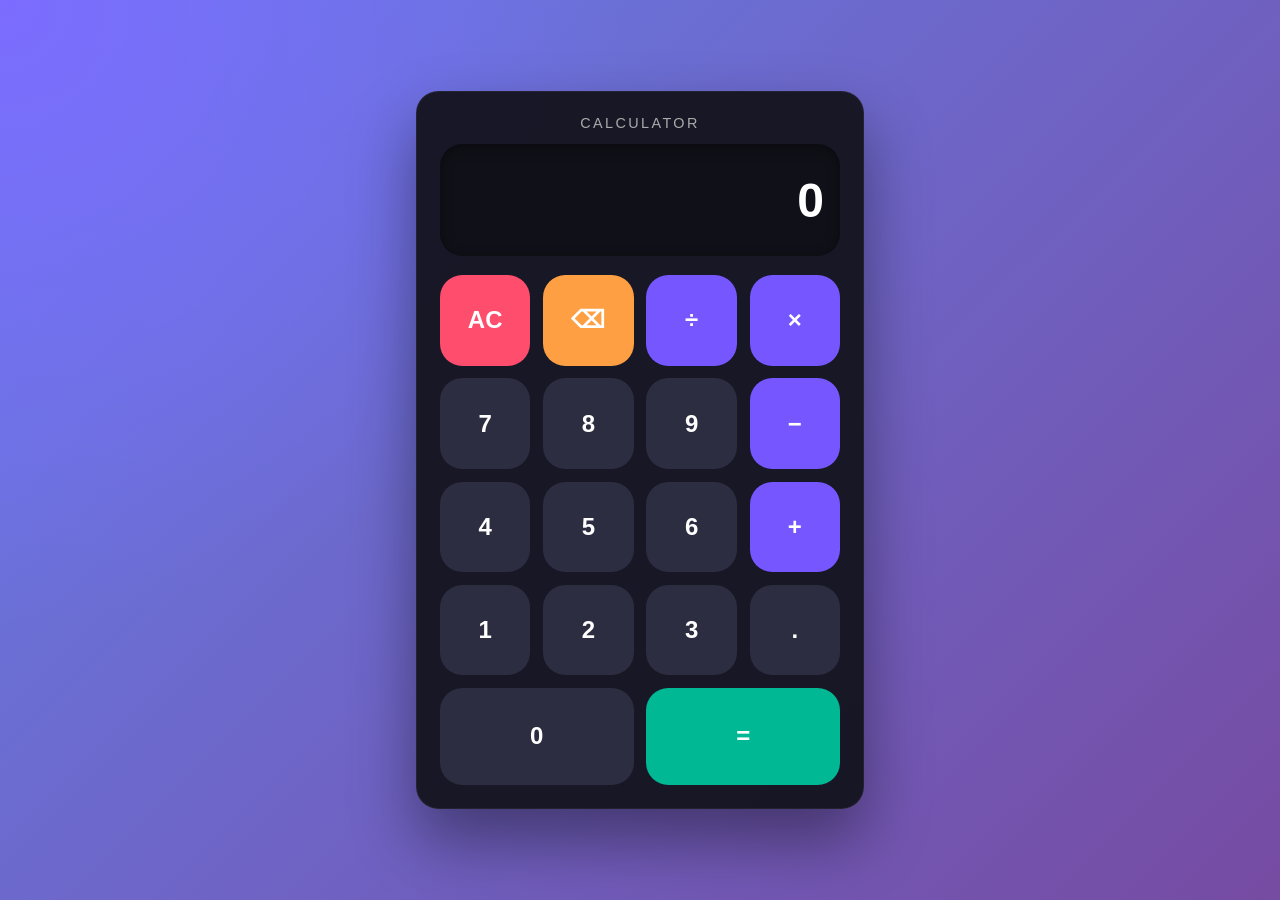
<file: Calculator/index.html>
<!DOCTYPE html>
<html lang="en">
<head>
    <meta charset="UTF-8">
    <meta name="viewport" content="width=device-width, initial-scale=1.0">
    <title>Responsive Calculator</title>
    <link rel="stylesheet" href="styles.css">
</head>

<body>

    <div class="calculator">

        <div class="title">Calculator</div>

        <input type="text" id="display" class="display" value="0" readonly >

        <div class="buttons">

            <button class="clear" data-value="clear" > AC </button>

            <button class="delete" data-value="delete" > ⌫ </button>

            <button class="operator" data-value="/" > ÷ </button>

            <button class="operator" data-value="*" > × </button>


            <button data-value="7"> 7 </button>

            <button data-value="8"> 8 </button>

            <button data-value="9"> 9 </button>

            <button class="operator" data-value="-" > − </button>

            <button data-value="4"> 4 </button>

            <button data-value="5"> 5 </button>

            <button data-value="6"> 6 </button>

            <button class="operator" data-value="+" > + </button>


            <button data-value="1"> 1 </button>

            <button data-value="2"> 2 </button>

            <button data-value="3"> 3 </button>

            <button data-value="."> .  </button>

            <button class="zero" data-value="0" > 0 </button>

            <button class="equals" data-value="equals" > = </button>
        </div>
    </div>
    <script src="script.js"> </script>
</body>
</html>
</file>
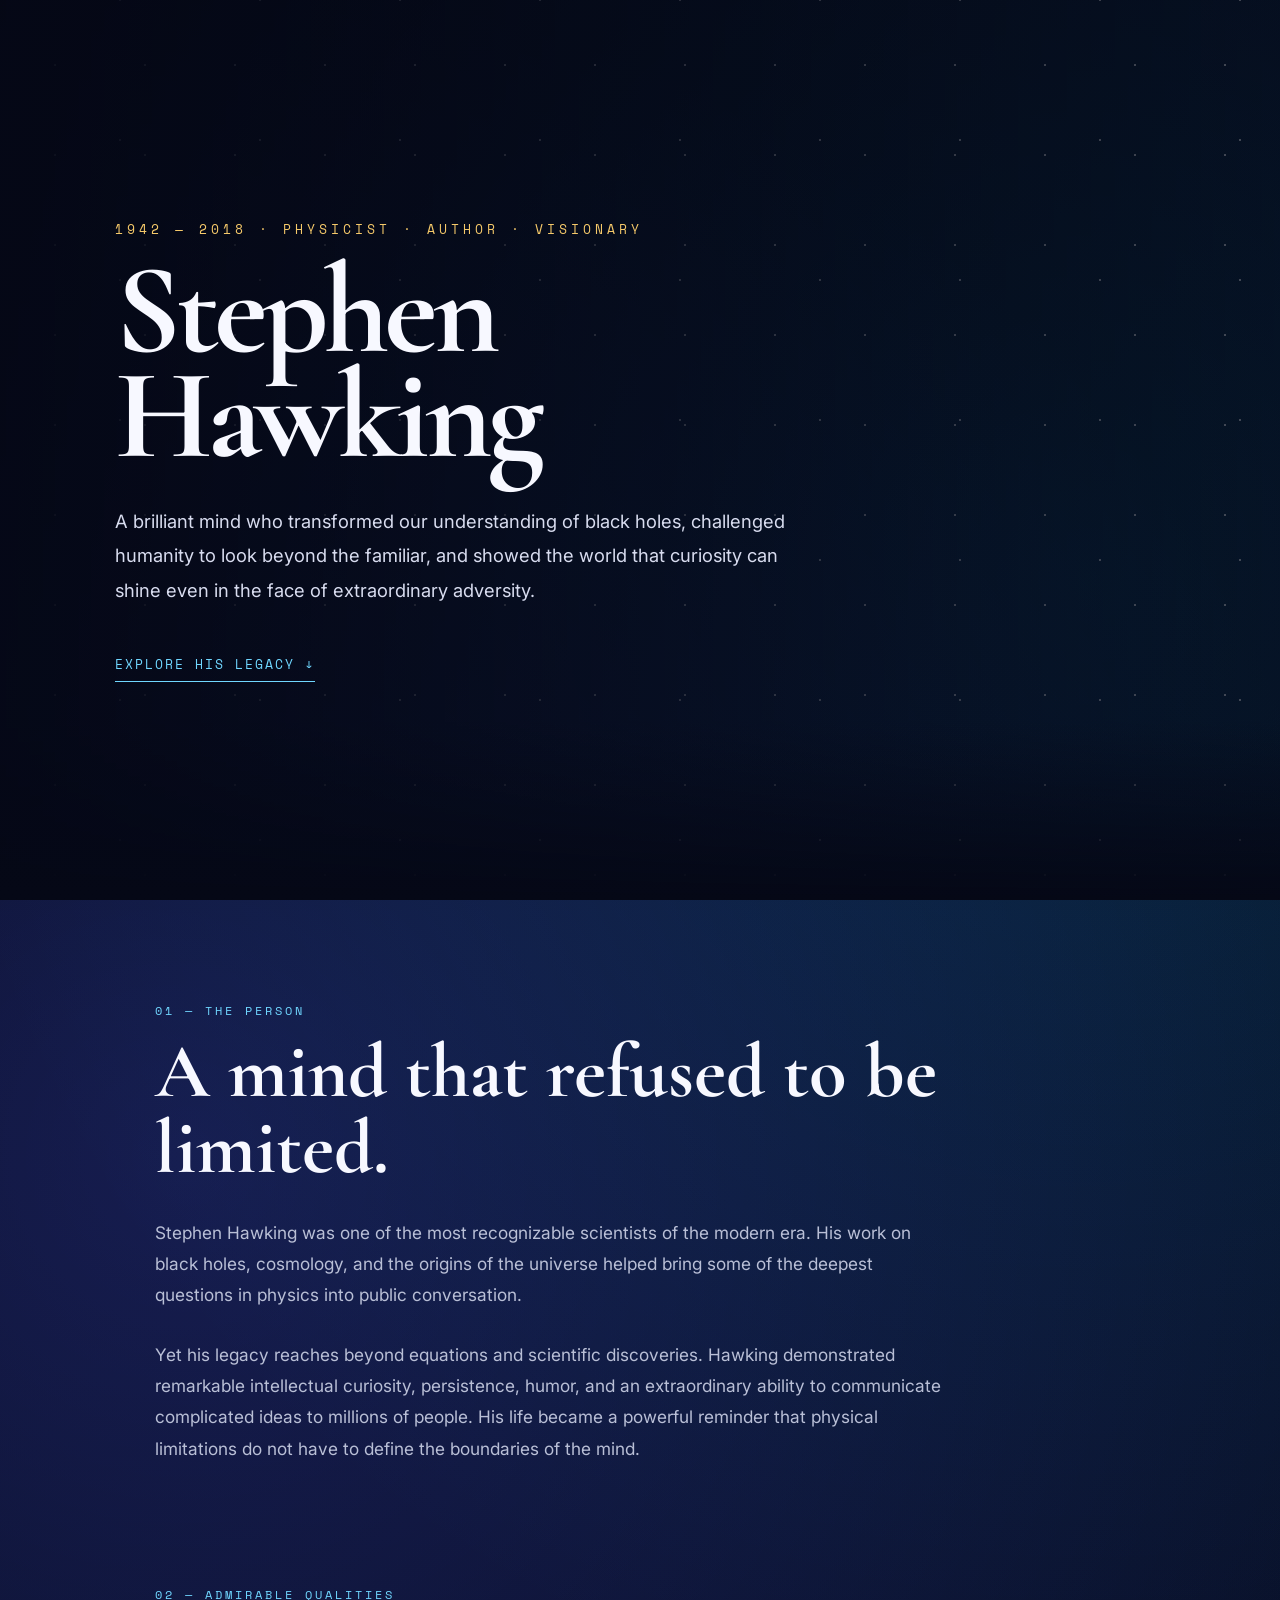
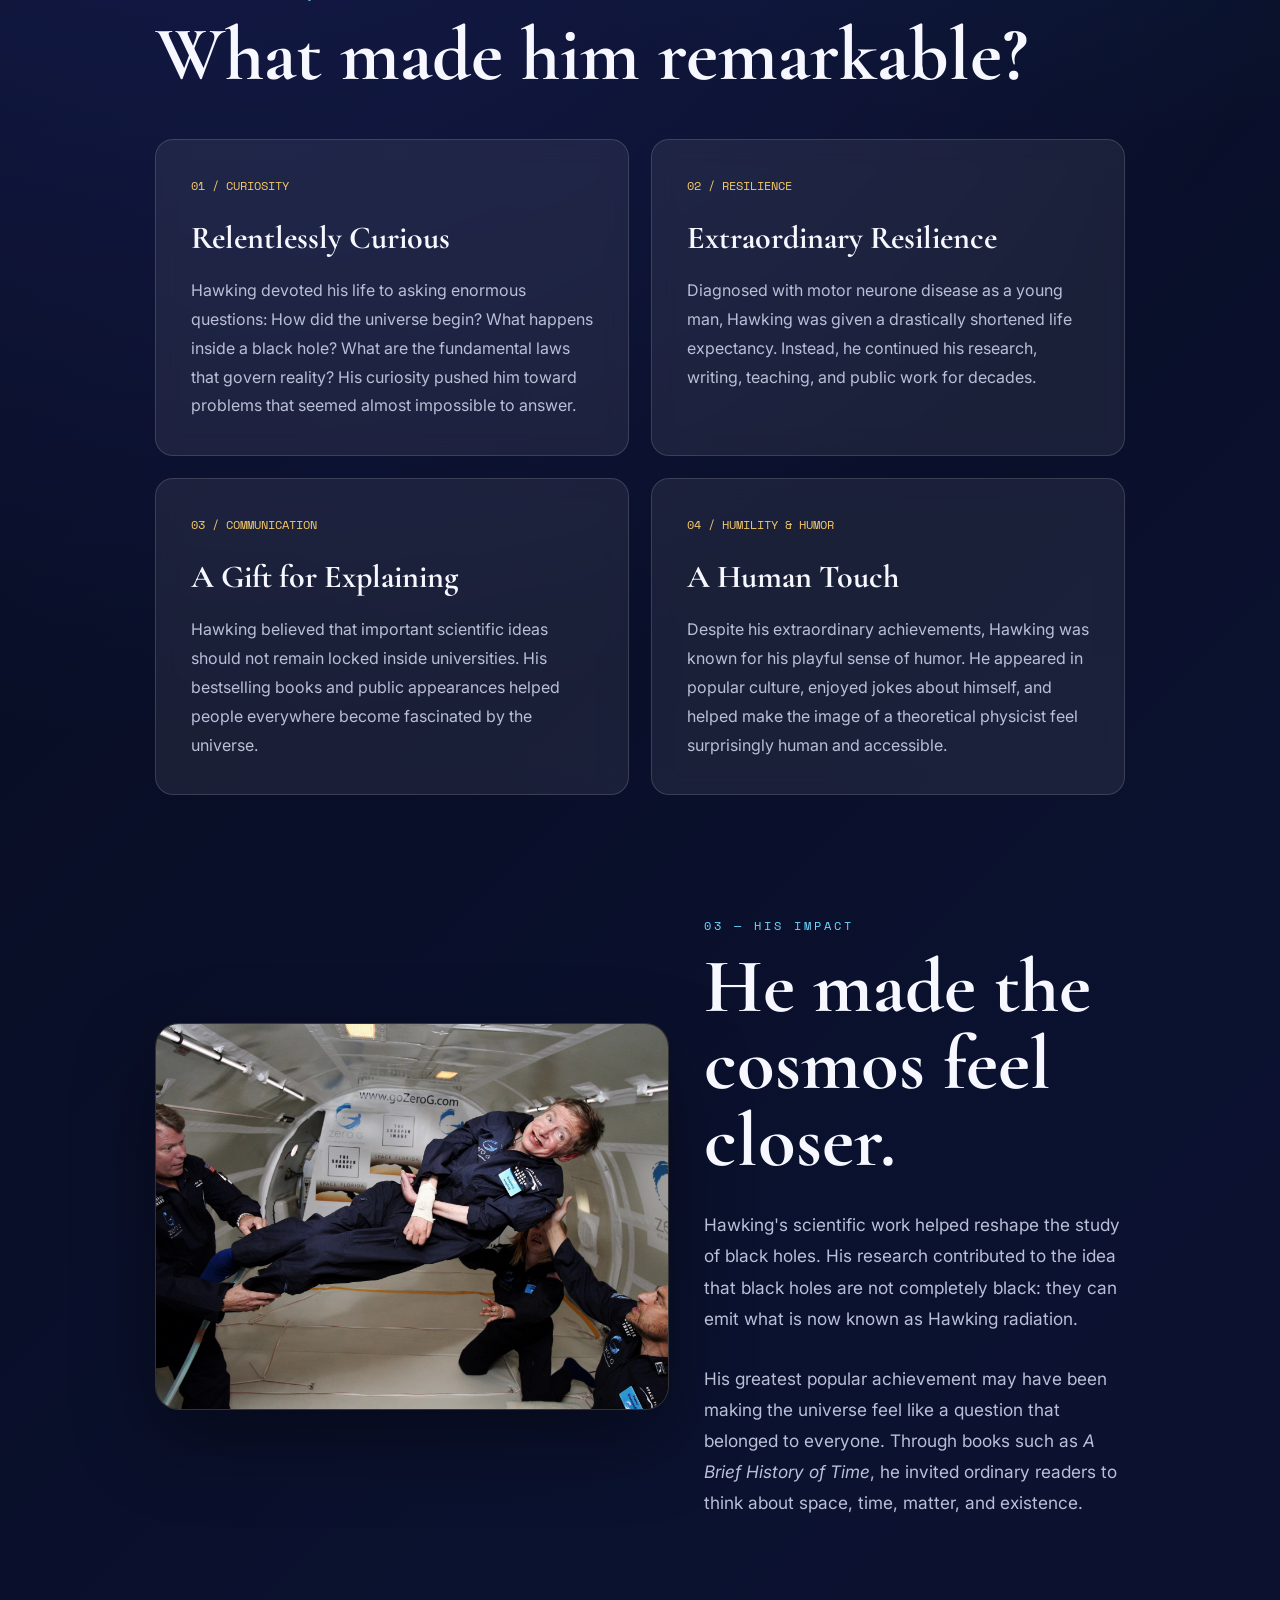
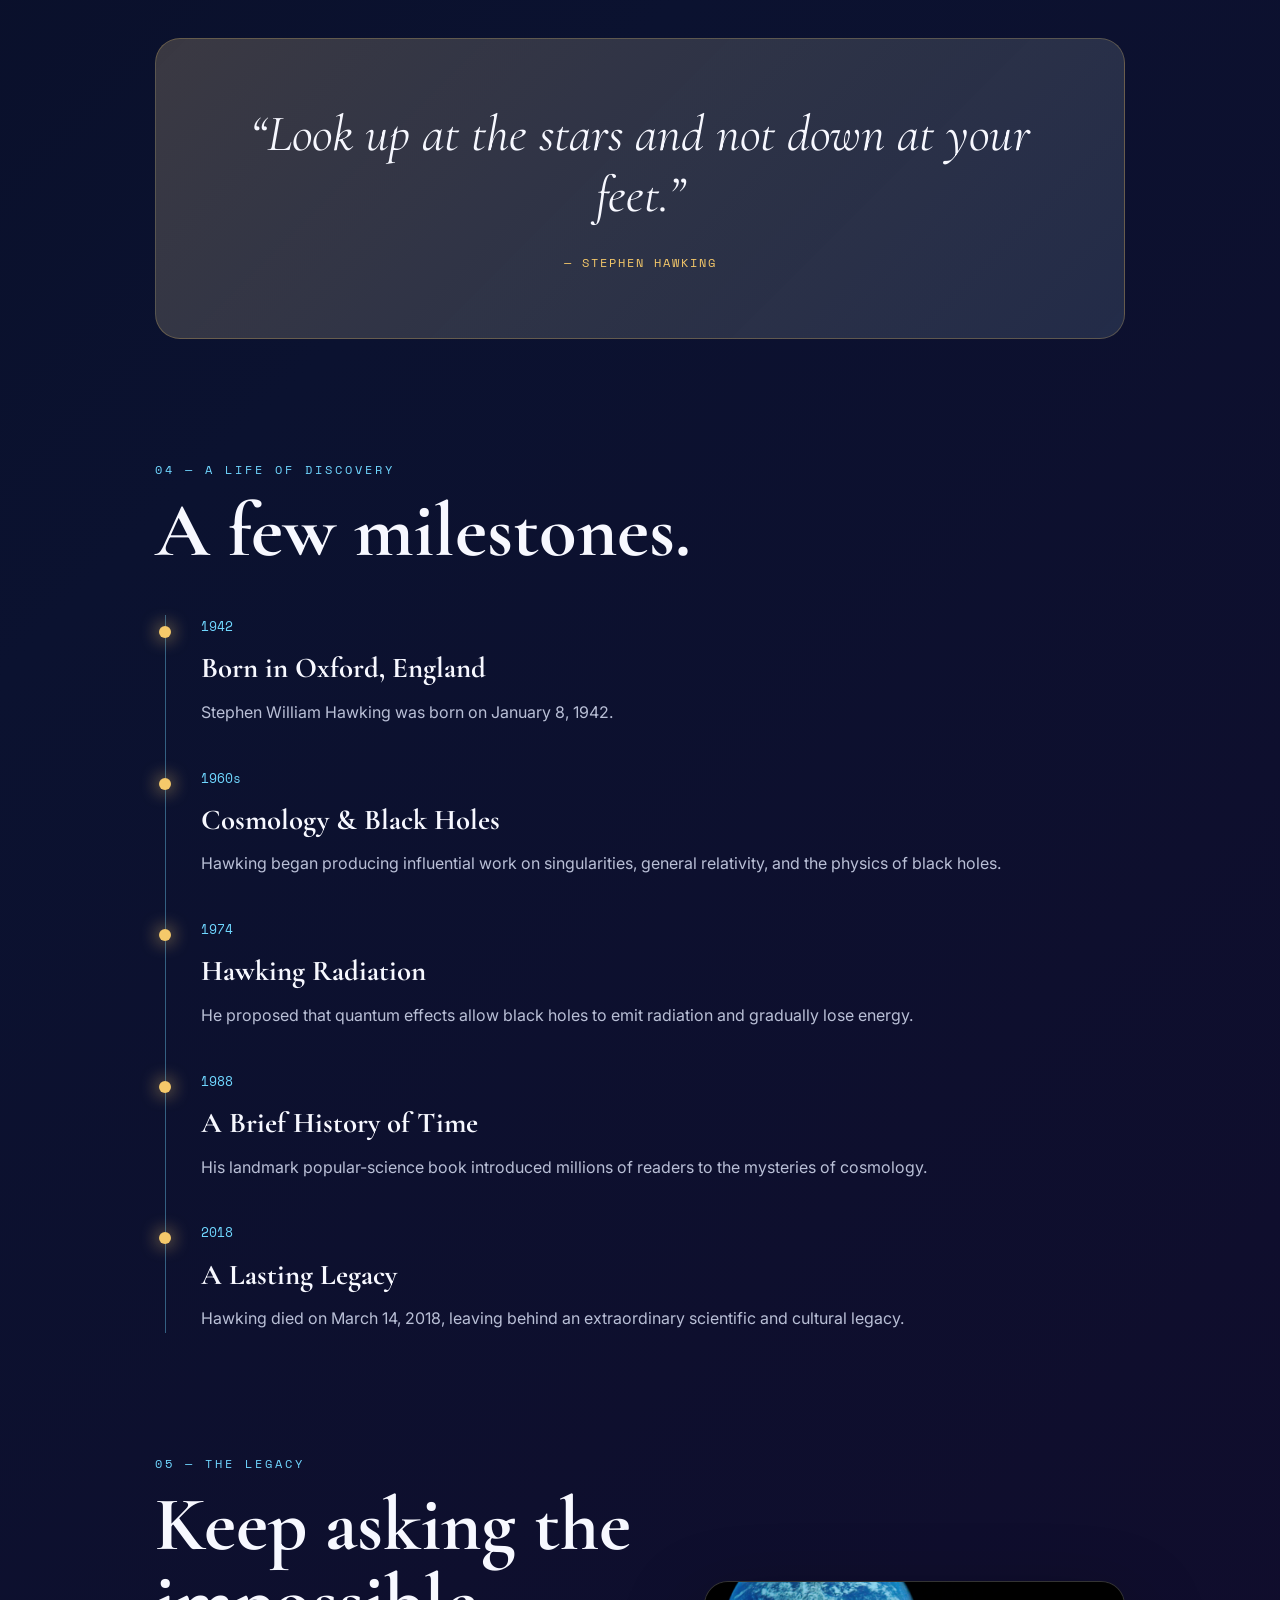
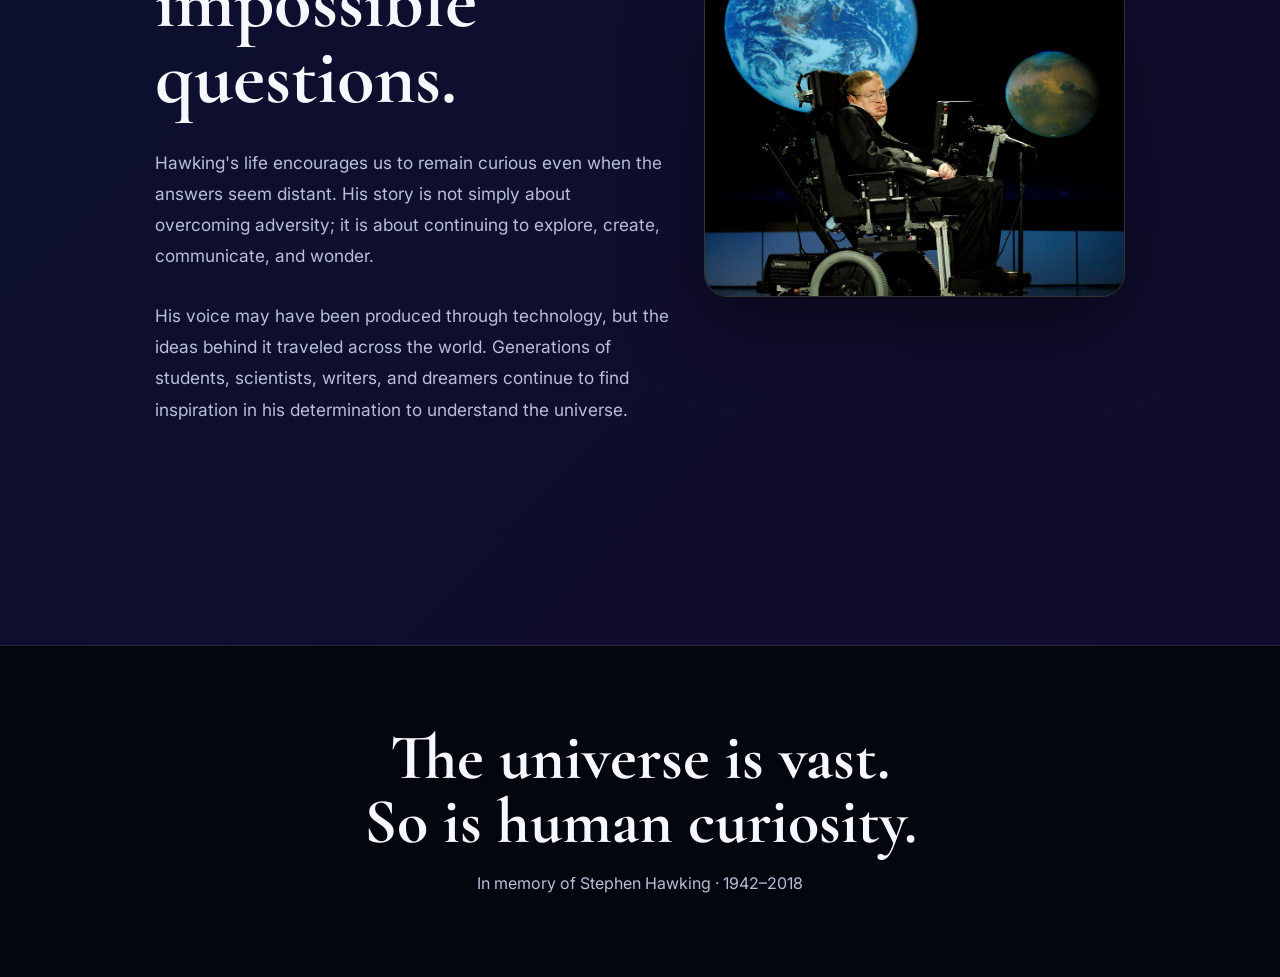
<file: Tribute/index.html>
<!DOCTYPE html>
<html lang="en">
<head>
  <meta charset="UTF-8">
  <meta name="viewport" content="width=device-width, initial-scale=1.0">
  <title>Stephen Hawking — A Mind Beyond the Stars</title>

  <link rel="preconnect" href="https://fonts.googleapis.com">
  <link rel="preconnect" href="https://fonts.gstatic.com" crossorigin>
  <link href="https://fonts.googleapis.com/css2?family=Cormorant+Garamond:wght@500;600;700&family=Inter:wght@300;400;500;600;700&family=Space+Mono&display=swap" rel="stylesheet">

  <link rel="stylesheet" href="styles.css">
</head>

<body>

  <header>
    <div class="hero">
      <div class="eyebrow">1942 — 2018 · Physicist · Author · Visionary</div>

      <h1>Stephen<br>Hawking</h1>

      <p>
        A brilliant mind who transformed our understanding of black holes, challenged humanity to look beyond the familiar, and showed the world that curiosity can shine even in the face of extraordinary adversity.
      </p>

      <a class="scroll" href="#tribute">EXPLORE HIS LEGACY ↓</a>
    </div>
  </header>

  <main id="tribute">

    <section>
      <div class="section-label">01 — The Person</div>
      <h2>A mind that refused to be limited.</h2>

      <p class="intro">
        Stephen Hawking was one of the most recognizable scientists of the modern era. His work on black holes, cosmology, and the origins of the universe helped bring some of the deepest questions in physics into public conversation.
      </p>

      <br>

      <p class="intro">
        Yet his legacy reaches beyond equations and scientific discoveries.  Hawking demonstrated remarkable intellectual curiosity, persistence, humor, and an extraordinary ability to communicate complicated ideas to millions of people. His life became a powerful reminder that physical limitations do not have to define the boundaries of the mind.
      </p>
    </section>

    <section>
      <div class="section-label">02 — Admirable Qualities</div>
      <h2>What made him remarkable?</h2>

      <div class="qualities">

        <article class="card">
          <span>01 / CURIOSITY</span>
          <h3>Relentlessly Curious</h3>
          <p>
            Hawking devoted his life to asking enormous questions: How did the universe begin? What happens inside a black hole? What are the fundamental laws that govern reality? His curiosity pushed him toward problems that seemed almost impossible to answer.
          </p>
        </article>

        <article class="card">
          <span>02 / RESILIENCE</span>
          <h3>Extraordinary Resilience</h3>
          <p>
            Diagnosed with motor neurone disease as a young man, Hawking was given a drastically shortened life expectancy. Instead, he continued his research, writing, teaching, and public work for decades.
          </p>
        </article>

        <article class="card">
          <span>03 / COMMUNICATION</span>
          <h3>A Gift for Explaining</h3>
          <p>
            Hawking believed that important scientific ideas should not remain locked inside universities. His bestselling books and public appearances helped people everywhere become fascinated by the universe.
          </p>
        </article>

        <article class="card">
          <span>04 / HUMILITY & HUMOR</span>
          <h3>A Human Touch</h3>
          <p>
            Despite his extraordinary achievements, Hawking was known for his playful sense of humor. He appeared in popular culture, enjoyed jokes about himself, and helped make the image of a theoretical physicist feel surprisingly human and accessible.
          </p>
        </article>

      </div>
    </section>

    <section class="image-section">

      <div class="image-frame">
        <img
          src="Physicist_Stephen_Hawking_in_Zero_Gravity_NASA.jpg"
          alt="Stephen Hawking"
          loading="lazy">
      </div>

      <div>
        <div class="section-label">03 — His Impact</div>
        <h2>He made the cosmos feel closer.</h2>

        <p class="intro">
          Hawking's scientific work helped reshape the study of black holes.  His research contributed to the idea that black holes are not completely black: they can emit what is now known as Hawking radiation.
        </p>

        <br>

        <p class="intro">
          His greatest popular achievement may have been making the universe feel like a question that belonged to everyone. Through books such as <em>A Brief History of Time</em>, he invited ordinary readers to think about space, time, matter, and existence.
        </p>
      </div>

    </section>

    <section>
      <div class="quote">
        <blockquote>
          “Look up at the stars and not down at your feet.”
        </blockquote>

        <cite>— STEPHEN HAWKING</cite>
      </div>
    </section>

    <section>
      <div class="section-label">04 — A Life of Discovery</div>
      <h2>A few milestones.</h2>

      <div class="timeline">

        <div class="event">
          <div class="year">1942</div>
          <h3>Born in Oxford, England</h3>
          <p>
            Stephen William Hawking was born on January 8, 1942.
          </p>
        </div>

        <div class="event">
          <div class="year">1960s</div>
          <h3>Cosmology & Black Holes</h3>
          <p>
            Hawking began producing influential work on singularities, general relativity, and the physics of black holes.
          </p>
        </div>

        <div class="event">
          <div class="year">1974</div>
          <h3>Hawking Radiation</h3>
          <p>
            He proposed that quantum effects allow black holes to emit radiation and gradually lose energy.
          </p>
        </div>

        <div class="event">
          <div class="year">1988</div>
          <h3>A Brief History of Time</h3>
          <p>
            His landmark popular-science book introduced millions of readers to the mysteries of cosmology.
          </p>
        </div>

        <div class="event">
          <div class="year">2018</div>
          <h3>A Lasting Legacy</h3>
          <p>
            Hawking died on March 14, 2018, leaving behind an extraordinary scientific and cultural legacy.
          </p>
        </div>

      </div>
    </section>

    <section class="image-section">

      <div>
        <div class="section-label">05 — The Legacy</div>
        <h2>Keep asking the impossible questions.</h2>

        <p class="intro">
          Hawking's life encourages us to remain curious even when the answers seem distant. His story is not simply about overcoming adversity; it is about continuing to explore, create, communicate, and wonder.
        </p>

        <br>

        <p class="intro">
          His voice may have been produced through technology, but the ideas behind it traveled across the world. Generations of students, scientists, writers, and dreamers continue to find inspiration in his determination to understand the universe.
        </p>
      </div>

      <div class="image-frame">
        <img
          src="Stephen_Hawking_NASA_50th_200804210001HQ.jpg"
          alt="Stephen Hawking giving a presentation"
          loading="lazy">
      </div>

    </section>

  </main>

  <footer>
    <h2>The universe is vast.<br>So is human curiosity.</h2>
    <p>In memory of Stephen Hawking · 1942–2018</p>
  </footer>

</body>
</html>
</file>
<file: Calculator/styles.css>
* {
    margin: 0;
    padding: 0;
    box-sizing: border-box;
}

:root {
    --calculator-width: min(90vw, 28rem);
    --gap: clamp(0.5rem, 1.5vw, 0.8rem);
    --radius: clamp(0.8rem, 2vw, 1.4rem);
}

body {
    min-height: 100vh;
    display: flex;
    justify-content: center;
    align-items: center;
    padding: 2vh 2vw;

    font-family: Arial, sans-serif;

    background:
        radial-gradient(
            circle at top left,
            #7c6cff,
            transparent 40%
        ),
        linear-gradient(
            135deg,
            #667eea,
            #764ba2
        );
}

.calculator {
    width: var(--calculator-width);
    padding: clamp(1rem, 3vw, 1.5rem);

    border-radius: var(--radius);

    background: rgba(20, 20, 32, 0.96);

    box-shadow:
        0 2rem 4rem rgba(0, 0, 0, 0.4),
        inset 0 0 0 1px rgba(255, 255, 255, 0.05);
}

.title {
    margin-bottom: 0.8rem;

    color: #aaa;
    font-size: clamp(0.7rem, 2vw, 0.9rem);
    text-align: center;
    letter-spacing: 0.15rem;
    text-transform: uppercase;
}

.display {
    width: 100%;
    height: clamp(5rem, 14vw, 7rem);

    margin-bottom: clamp(0.8rem, 2.5vw, 1.2rem);
    padding: 0.8rem 1rem;

    border: none;
    border-radius: var(--radius);
    outline: none;

    background: #101018;
    color: #fff;

    font-size: clamp(1.8rem, 6vw, 3rem);
    font-weight: bold;
    text-align: right;

    box-shadow:
        inset 0 0.2rem 0.8rem rgba(0, 0, 0, 0.4);
}

.buttons {
    display: grid;
    grid-template-columns: repeat(4, 1fr);
    gap: var(--gap);
}

button {
    min-width: 0;
    aspect-ratio: 1 / 1;

    border: none;
    border-radius: var(--radius);

    background: #2d2d42;
    color: #fff;

    font-size: clamp(1rem, 4vw, 1.5rem);
    font-weight: bold;

    cursor: pointer;

    transition:
        background 0.15s ease,
        transform 0.1s ease;
}

button:hover {
    background: #3d3d55;
}

button:active {
    transform: scale(0.93);
}

.operator {
    background: #7657ff;
}

.operator:hover {
    background: #8b72ff;
}

.clear {
    background: #ff4d6d;
}

.clear:hover {
    background: #ff6682;
}

.delete {
    background: #ff9f43;
}

.delete:hover {
    background: #ffb15c;
}

.equals {
    grid-column: span 2;
    aspect-ratio: 2 / 1;

    background: #00b894;
}

.equals:hover {
    background: #00d2a8;
}

.zero {
    grid-column: span 2;
    aspect-ratio: 2 / 1;
}

/* Smaller screens */
@media (max-width: 30rem) {
    body {
        padding: 1rem;
    }

    .calculator {
        width: 100%;
    }
}

/* Very short screens */
@media (max-height: 35rem) {
    .calculator {
        padding: 1rem;
    }

    .display {
        height: 4.5rem;
        margin-bottom: 0.7rem;
    }

    .buttons {
        gap: 0.5rem;
    }
}
</file>
<file: Tribute/styles.css>
:root {
    --night: #050816;
    --deep-blue: #0b1230;
    --purple: #17113d;
    --gold: #f5c96a;
    --cyan: #70d7ff;
    --white: #f7f8ff;
    --muted: #b9bfd6;
    --glass: rgba(255, 255, 255, 0.07);
    --border: rgba(255, 255, 255, 0.14);
}

* {
    box-sizing: border-box;
    margin: 0;
    padding: 0;
}

html {
    scroll-behavior: smooth;
}

body {
    color: var(--white);
    background:
    radial-gradient(circle at 15% 20%, rgba(76, 91, 255, 0.22), transparent 25%),
    radial-gradient(circle at 85% 10%, rgba(0, 213, 255, 0.13), transparent 22%),
    linear-gradient(135deg, var(--night), var(--deep-blue) 55%, #120b2b);
    font-family: "Inter", sans-serif;
    line-height: 1.8;
    overflow-x: hidden;
}

/* Star field */
body::before {
    content: "";
    position: fixed;
    inset: 0;
    pointer-events: none;
    opacity: .55;
    background-image:
    radial-gradient(#fff 1px, transparent 1px),
    radial-gradient(#fff 1px, transparent 1px);
    background-size: 90px 90px, 140px 140px;
    background-position: 10px 20px, 50px 70px;
    z-index: -1;
}

header {
    min-height: 100vh;
    display: grid;
    place-items: center;
    padding: 70px 7%;
    position: relative;
    background:
    linear-gradient(90deg, rgba(5,8,22,.96), rgba(5,8,22,.55)),
    url("https://upload.wikimedia.org/wikipedia/commons/9/9f/Stephen_Hawking.StarChild.jpg")
    center/cover no-repeat;
}

header::after {
    content: "";
    position: absolute;
    inset: auto 0 0;
    height: 180px;
    background: linear-gradient(transparent, var(--night));
}

.hero {
    max-width: 1050px;
    width: 100%;
    position: relative;
    z-index: 1;
}

.eyebrow {
    color: var(--gold);
    font-family: "Space Mono", monospace;
    text-transform: uppercase;
    letter-spacing: 4px;
    font-size: .8rem;
    margin-bottom: 18px;
}

h1 {
    max-width: 850px;
    font-family: "Cormorant Garamond", serif;
    font-size: clamp(4rem, 10vw, 8.5rem);
    line-height: .82;
    font-weight: 700;
    letter-spacing: -5px;
    margin-bottom: 35px;
}

.hero p {
    max-width: 680px;
    color: #d8dcef;
    font-size: 1.15rem;
    line-height: 1.9;
}

.scroll {
    display: inline-block;
    margin-top: 45px;
    color: var(--cyan);
    text-decoration: none;
    font-family: "Space Mono", monospace;
    font-size: .8rem;
    letter-spacing: 2px;
    border-bottom: 1px solid var(--cyan);
    padding-bottom: 5px;
}

main {
    max-width: 1150px;
    margin: auto;
    padding: 100px 7%;
}

section {
    margin-bottom: 120px;
}

.section-label {
    color: var(--cyan);
    font-family: "Space Mono", monospace;
    font-size: .75rem;
    text-transform: uppercase;
    letter-spacing: 3px;
    margin-bottom: 12px;
}

h2 {
    font-family: "Cormorant Garamond", serif;
    font-size: clamp(2.8rem, 6vw, 5rem);
    line-height: 1;
    margin-bottom: 30px;
}

.intro {
    max-width: 800px;
    color: var(--muted);
    font-size: 1.08rem;
}

.qualities {
    display: grid;
    grid-template-columns: repeat(2, 1fr);
    gap: 22px;
    margin-top: 45px;
}

.card {
    padding: 35px;
    border: 1px solid var(--border);
    background: var(--glass);
    backdrop-filter: blur(12px);
    border-radius: 18px;
    transition: transform .3s ease, border-color .3s ease;
}

.card:hover {
    transform: translateY(-7px);
    border-color: rgba(112, 215, 255, .55);
}

.card span {
    display: block;
    color: var(--gold);
    font-family: "Space Mono", monospace;
    font-size: .75rem;
    margin-bottom: 12px;
}

.card h3 {
    font-family: "Cormorant Garamond", serif;
    font-size: 2rem;
    margin-bottom: 10px;
}

.card p {
    color: var(--muted);
}

.image-section {
    display: grid;
    grid-template-columns: 1.1fr .9fr;
    gap: 35px;
    align-items: center;
}

.image-frame {
    overflow: hidden;
    border-radius: 24px;
    border: 1px solid var(--border);
    background: #111;
    box-shadow: 0 30px 80px rgba(0,0,0,.4);
}

.image-frame img {
    width: 100%;
    display: block;
    aspect-ratio: 4 / 3;
    object-fit: cover;
    filter: saturate(.85);
    transition: transform .5s ease;
}

.image-frame:hover img {
    transform: scale(1.04);
}

.quote {
    padding: 65px 50px;
    border-radius: 25px;
    background:
    linear-gradient(135deg, rgba(245,201,106,.14), rgba(112,215,255,.06)),
    var(--glass);
    border: 1px solid rgba(245,201,106,.25);
    text-align: center;
}

blockquote {
    max-width: 850px;
    margin: auto;
    font-family: "Cormorant Garamond", serif;
    font-size: clamp(2rem, 4vw, 3.6rem);
    line-height: 1.2;
    font-style: italic;
}

.quote cite {
    display: block;
    margin-top: 25px;
    color: var(--gold);
    font-family: "Space Mono", monospace;
    font-size: .75rem;
    font-style: normal;
    letter-spacing: 2px;
}

.timeline {
    border-left: 1px solid rgba(112,215,255,.4);
    margin: 45px 0 0 10px;
    padding-left: 35px;
}

.event {
    position: relative;
    margin-bottom: 40px;
}

.event::before {
    content: "";
    position: absolute;
    left: -42px;
    top: 11px;
    width: 12px;
    height: 12px;
    background: var(--gold);
    border-radius: 50%;
    box-shadow: 0 0 18px var(--gold);
}

.year {
    color: var(--cyan);
    font-family: "Space Mono", monospace;
    font-size: .8rem;
}

.event h3 {
    font-family: "Cormorant Garamond", serif;
    font-size: 1.8rem;
    margin: 4px 0;
}

.event p {
    color: var(--muted);
}

footer {
    text-align: center;
    padding: 80px 7%;
    background: #03050f;
    border-top: 1px solid var(--border);
}

footer h2 {
    font-size: clamp(2.5rem, 5vw, 4.5rem);
    margin-bottom: 15px;
}

footer p {
    color: var(--muted);
}

@media (max-width: 750px) {
    header {
    padding: 55px 7%;
    min-height: 90vh;
    }

    h1 {
    letter-spacing: -2px;
    }

    main {
    padding-top: 75px;
    }

    .qualities,
    .image-section {
    grid-template-columns: 1fr;
    }

    .quote {
    padding: 45px 25px;
    }
}
</file>
